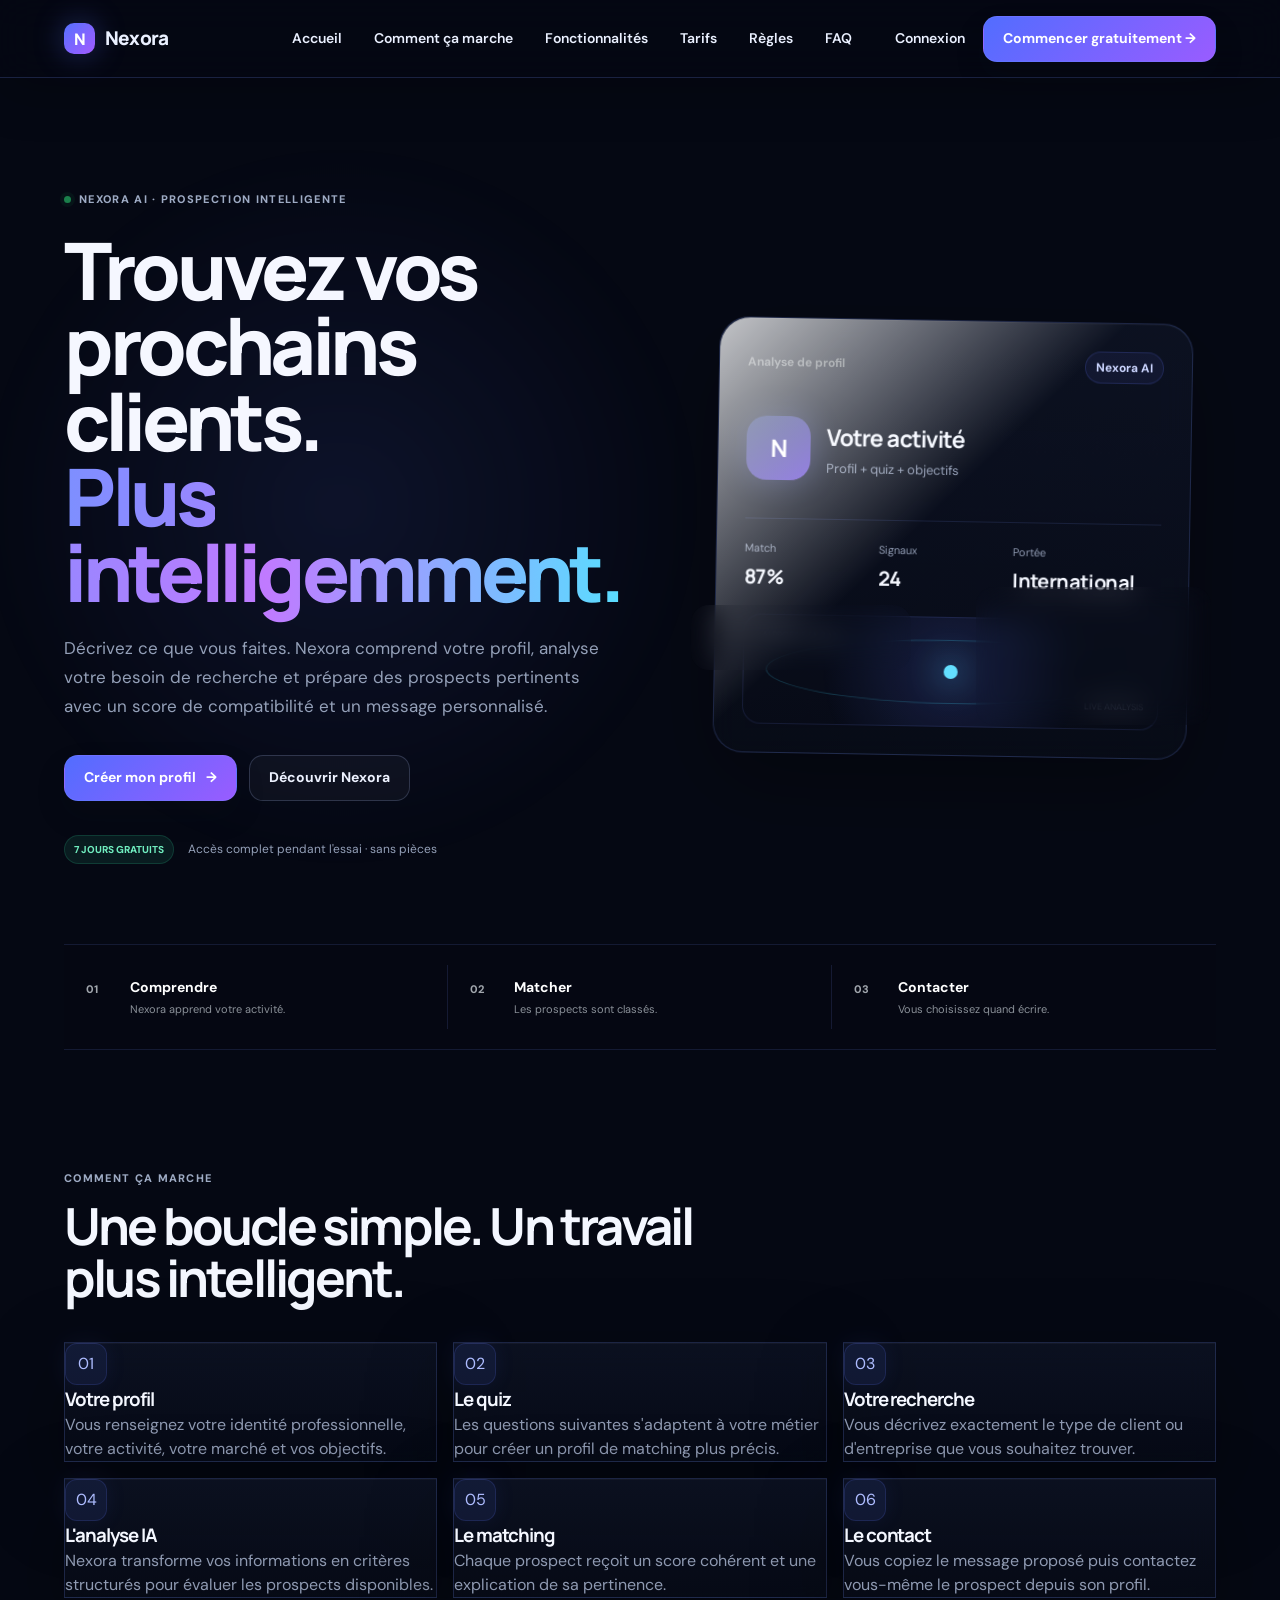
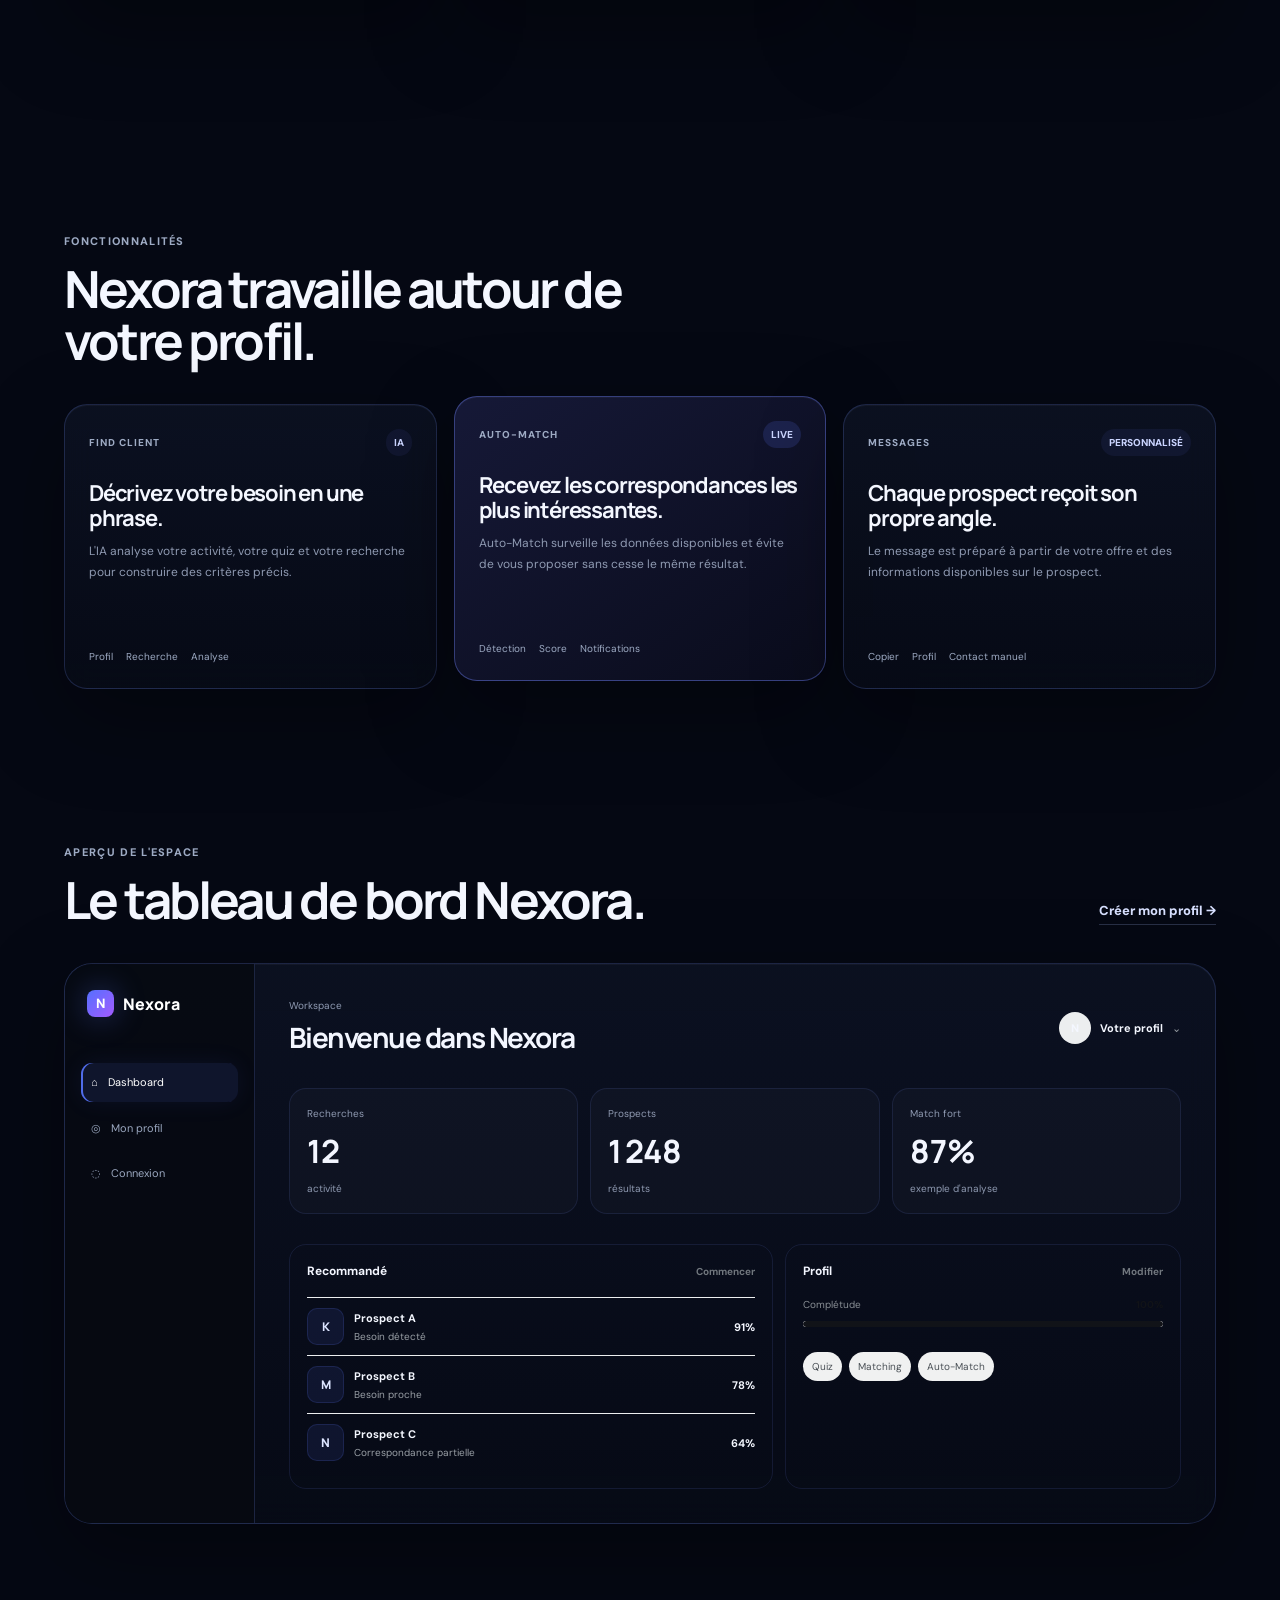
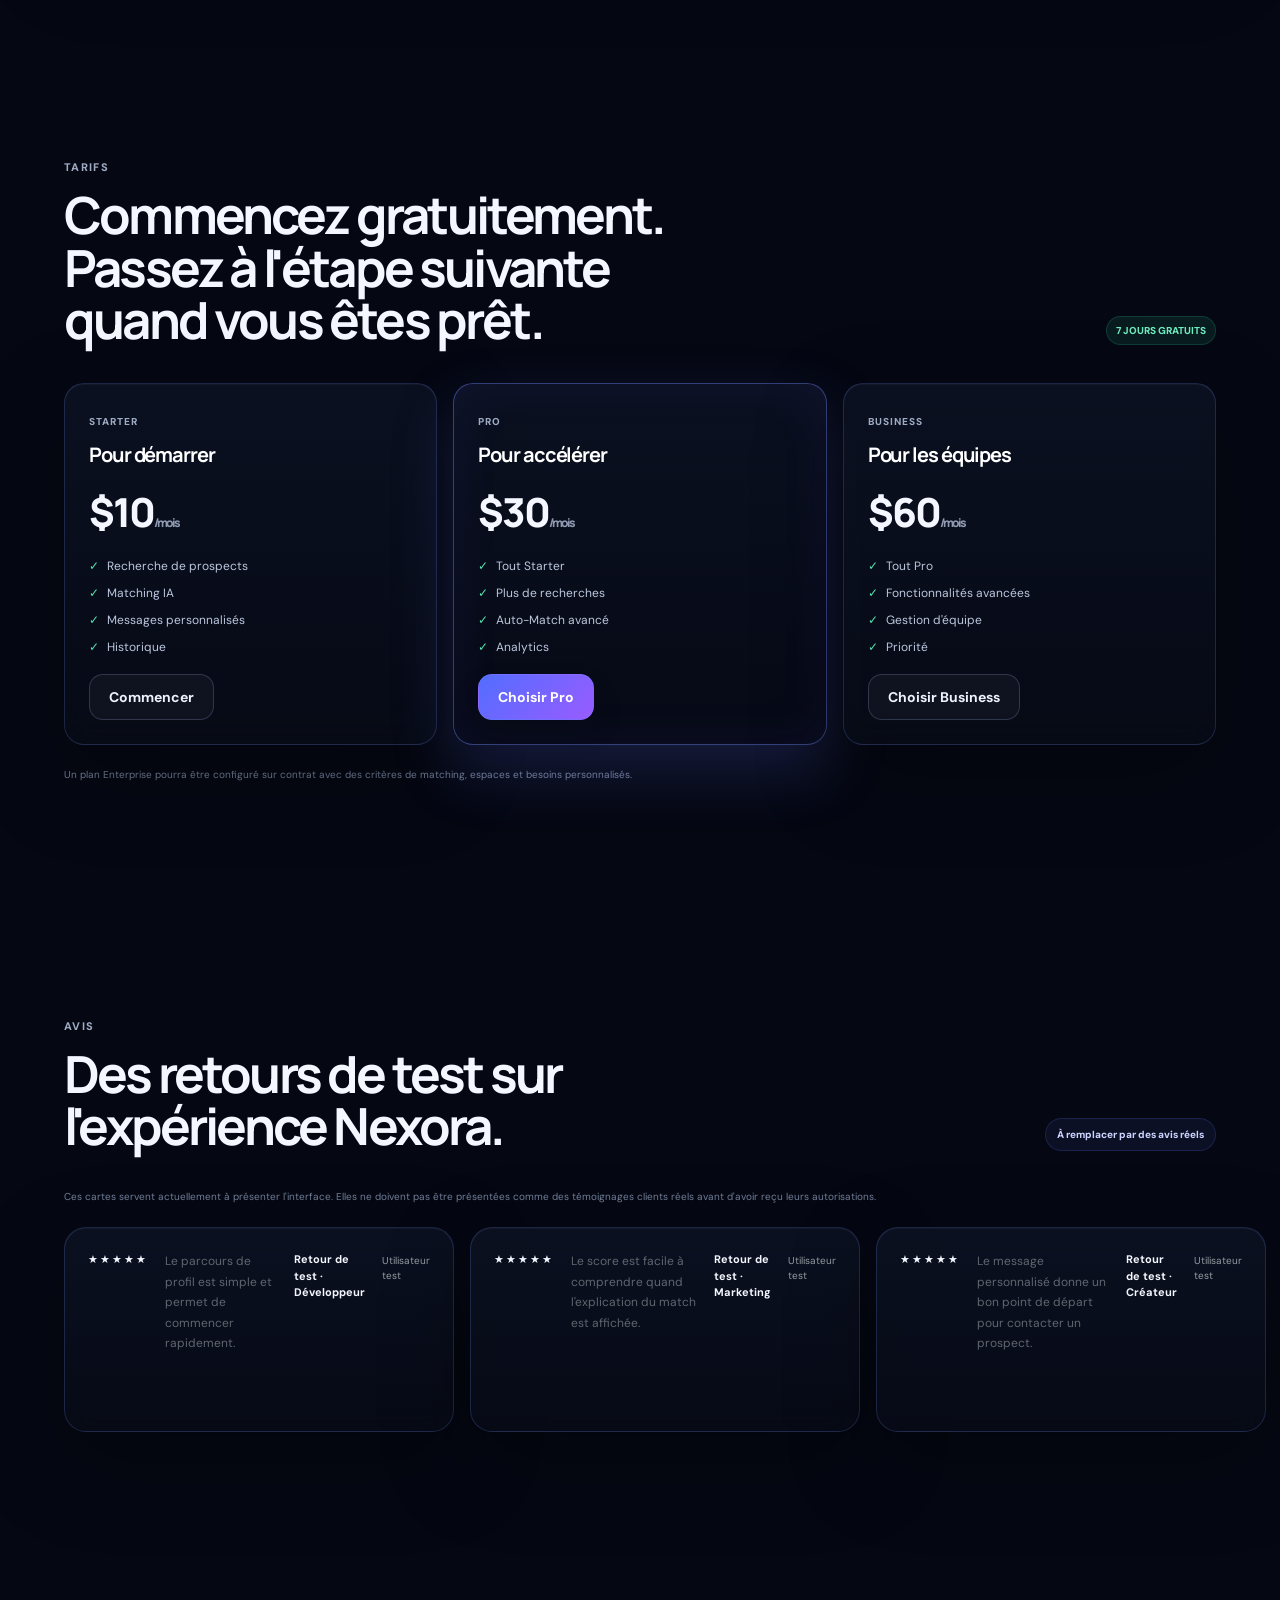
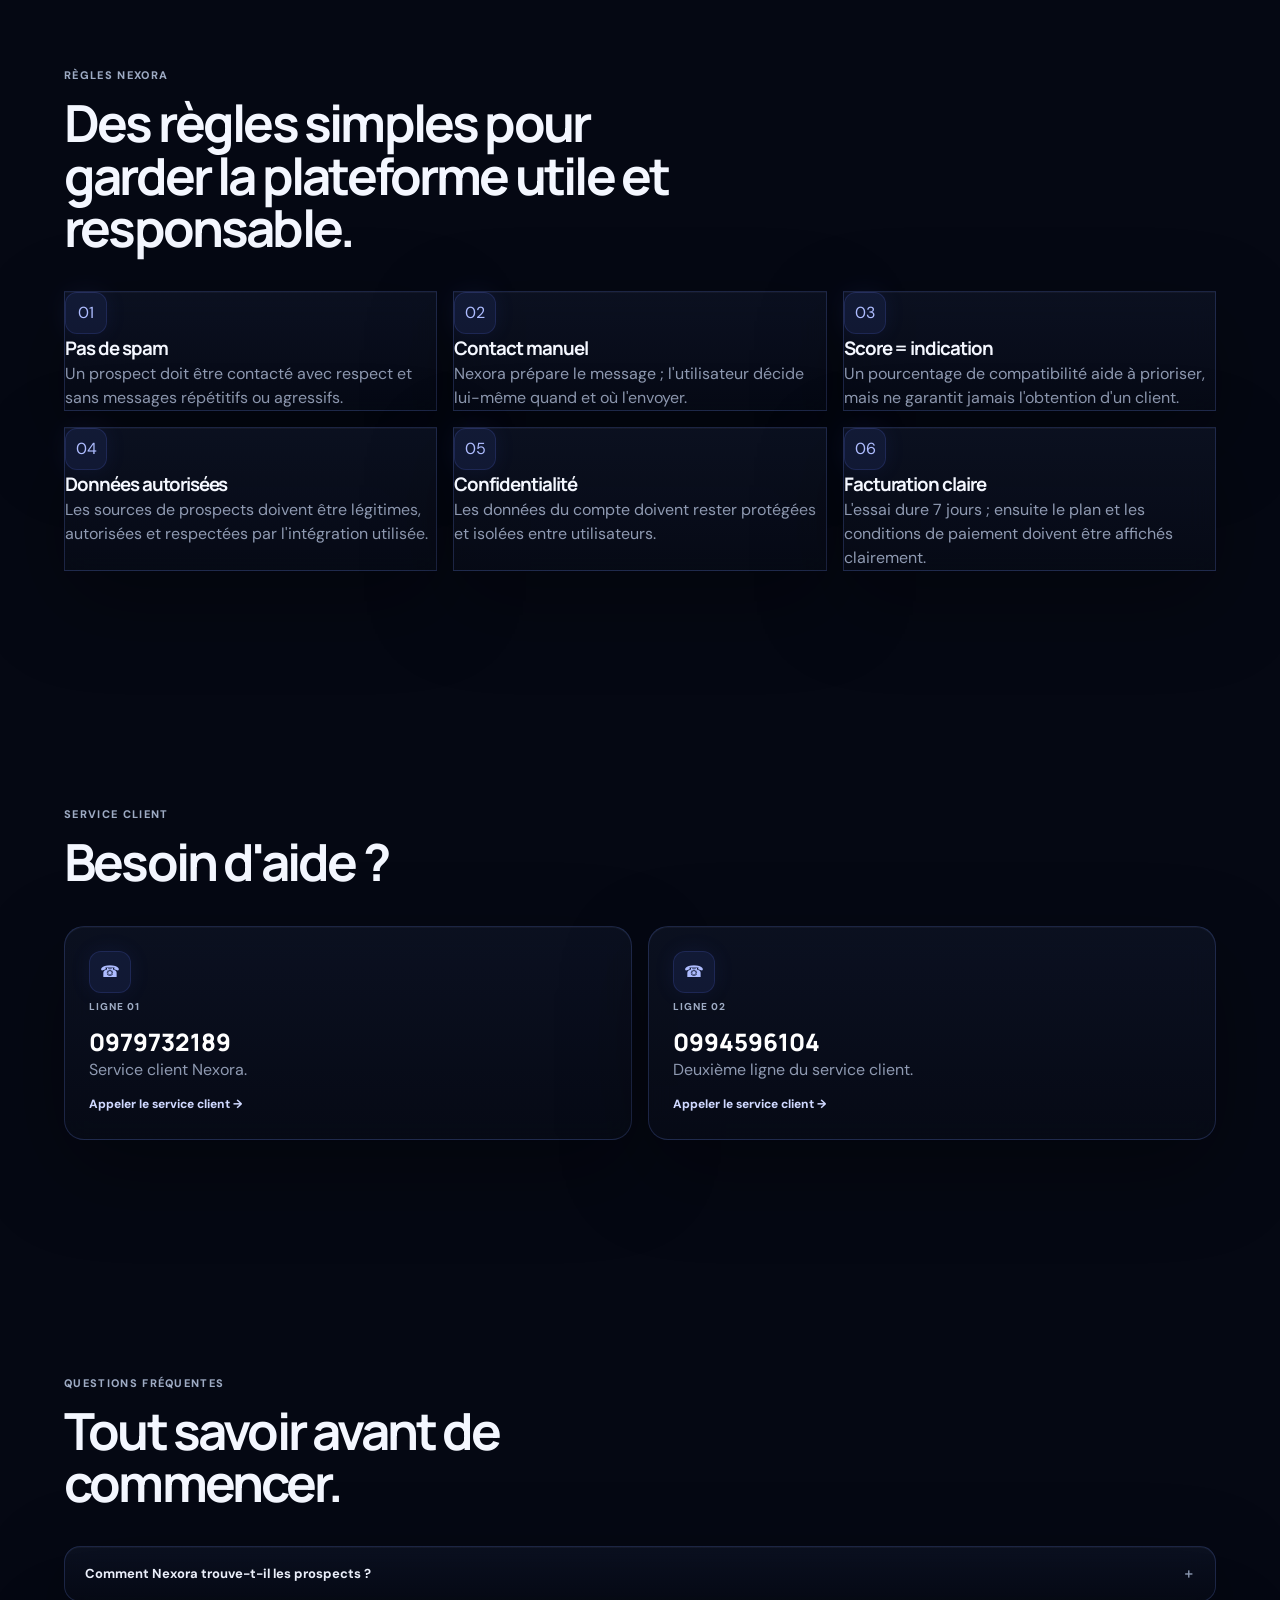
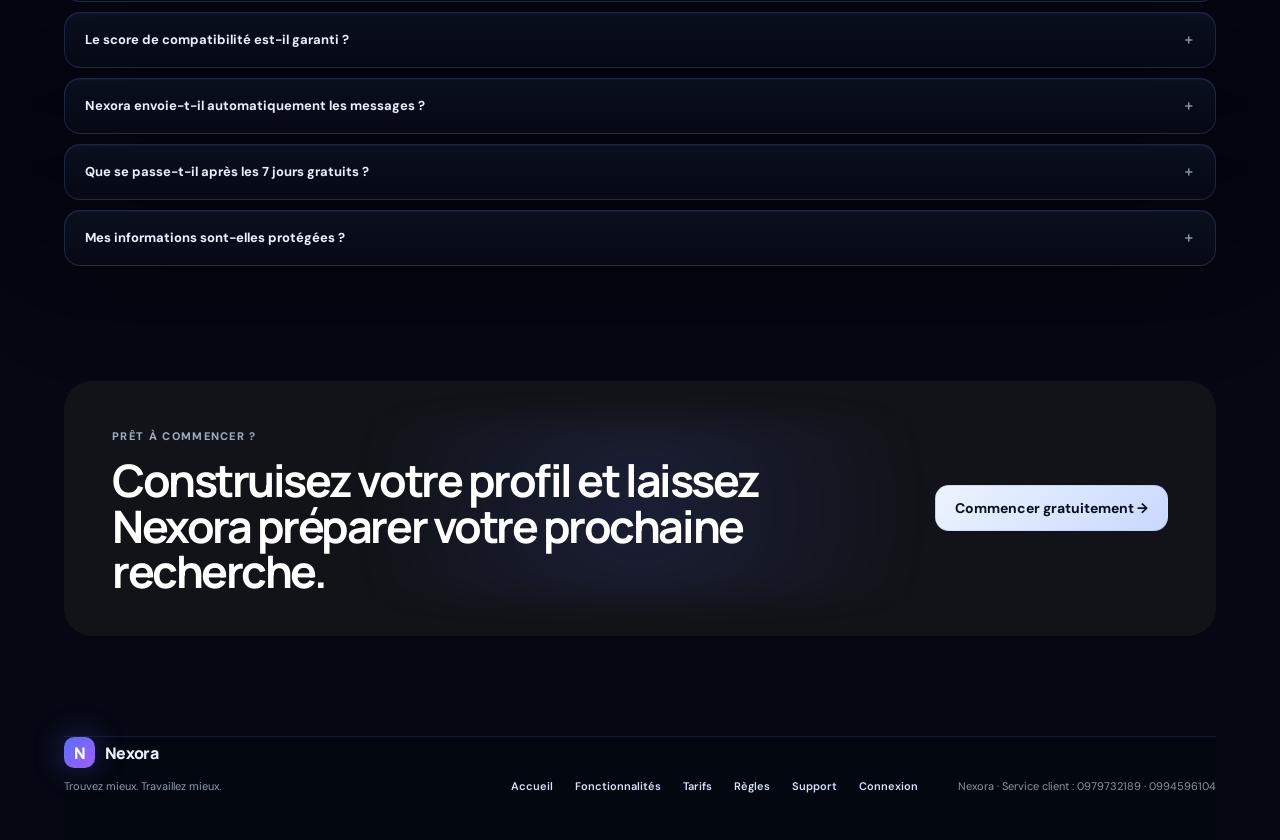
<file: index.html>
<!doctype html>
<html lang="fr">
<head>
<meta charset="UTF-8"/>
<meta name="viewport" content="width=device-width,initial-scale=1.0"/>
<meta name="theme-color" content="#050813"/>
<meta name="description" content="Nexora comprend votre profil et vous aide à trouver des prospects pertinents plus intelligemment."/>
<title>Nexora — Trouvez vos prochains clients</title>
<link rel="preconnect" href="https://fonts.googleapis.com">
<link rel="preconnect" href="https://fonts.gstatic.com" crossorigin>
<link href="https://fonts.googleapis.com/css2?family=DM+Sans:wght@400;500;600;700&family=Manrope:wght@600;700;800&display=swap" rel="stylesheet">
<link rel="stylesheet" href="styles.css">
<link rel="stylesheet" href="enhancements.css">
<link rel="stylesheet" href="landing-tech.css?v=20260901-1">
</head>
<body>
<header class="site-header" id="top">
  <a class="brand" href="#home"><span class="brand-mark">N</span><span>Nexora</span></a>
  <nav class="desktop-nav">
    <a class="nav-link active" href="#home">Accueil</a>
    <a class="nav-link" href="#how">Comment ça marche</a>
    <a class="nav-link" href="#features">Fonctionnalités</a>
    <a class="nav-link" href="#pricing">Tarifs</a>
    <a class="nav-link" href="#rules">Règles</a>
    <a class="nav-link" href="#faq">FAQ</a>
  </nav>
  <div class="header-actions">
    <a class="text-button" href="login.html">Connexion</a>
    <a class="button button-primary" href="onboarding.html">Commencer gratuitement →</a>
  </div>
  <button class="mobile-menu-button" id="mobileMenuButton" aria-label="Ouvrir le menu">☰</button>
</header>

<main>
<section class="hero section-shell" id="home">
  <div class="hero-copy nx-reveal">
    <div class="eyebrow"><span class="status-dot"></span> NEXORA AI · PROSPECTION INTELLIGENTE</div>
    <h1>Trouvez vos prochains clients.<br><span>Plus intelligemment.</span></h1>
    <p class="hero-text">Décrivez ce que vous faites. Nexora comprend votre profil, analyse votre besoin de recherche et prépare des prospects pertinents avec un score de compatibilité et un message personnalisé.</p>
    <div class="hero-actions">
      <a class="button button-primary" href="onboarding.html">Créer mon profil <span>→</span></a>
      <a class="button button-ghost" href="#how">Découvrir Nexora</a>
    </div>
    <div class="trust-row"><span class="trial">7 JOURS GRATUITS</span><span>Accès complet pendant l'essai · sans pièces</span></div>
  </div>
  <div class="hero-visual nx-tilt nx-reveal">
    <div class="orb-card orb-card-main">
      <div class="orb-header"><span>Analyse de profil</span><span class="pill">Nexora AI</span></div>
      <div class="profile-mini"><div class="profile-avatar">N</div><div><strong>Votre activité</strong><span>Profil + quiz + objectifs</span></div></div>
      <div class="signal-grid">
        <div><span>Match</span><strong>87%</strong></div>
        <div><span>Signaux</span><strong data-count="24">0</strong></div>
        <div><span>Portée</span><strong>International</strong></div>
      </div>
      <div style="margin-top:22px;height:110px;border-radius:18px;border:1px solid rgba(117,143,255,.13);position:relative;overflow:hidden;background:radial-gradient(circle at 50% 50%,rgba(92,116,255,.18),transparent 60%);">
        <div style="position:absolute;inset:22px;border:1px solid rgba(67,217,255,.22);border-radius:50%;animation:nx-orbit-soft 8s linear infinite"></div>
        <div style="position:absolute;left:50%;top:50%;width:14px;height:14px;transform:translate(-50%,-50%);border-radius:50%;background:#63dfff;box-shadow:0 0 35px #63dfff"></div>
        <span style="position:absolute;left:18px;top:14px;font-size:9px;color:#95a1ba">AI PROFILE ENGINE</span>
        <span style="position:absolute;right:14px;bottom:14px;font-size:9px;color:#95a1ba">LIVE ANALYSIS</span>
      </div>
    </div>
    <div class="floating-card floating-one"><span class="floating-label">Nouveau prospect</span><strong>Besoin détecté</strong><small>Correspondance avec votre service</small><div class="match-row"><span>87%</span><span class="match-bar"><i style="width:87%"></i></span></div></div>
    <div class="floating-card floating-two"><span class="floating-icon">✦</span><div><strong>Message préparé</strong><small>Personnalisé pour le prospect</small></div></div>
  </div>
</section>

<section class="value-strip section-shell nx-reveal" aria-label="Les étapes Nexora">
  <div><span class="strip-number">01</span><strong>Comprendre</strong><span>Nexora apprend votre activité.</span></div>
  <div><span class="strip-number">02</span><strong>Matcher</strong><span>Les prospects sont classés.</span></div>
  <div><span class="strip-number">03</span><strong>Contacter</strong><span>Vous choisissez quand écrire.</span></div>
</section>

<section class="section-shell section-block" id="how">
  <div class="section-heading nx-reveal"><div><span class="eyebrow muted">COMMENT ÇA MARCHE</span><h2>Une boucle simple. Un travail plus intelligent.</h2></div></div>
  <div class="rules-grid">
    <article class="rule-card nx-reveal"><div class="rule-icon">01</div><h3>Votre profil</h3><p>Vous renseignez votre identité professionnelle, votre activité, votre marché et vos objectifs.</p></article>
    <article class="rule-card nx-reveal"><div class="rule-icon">02</div><h3>Le quiz</h3><p>Les questions suivantes s'adaptent à votre métier pour créer un profil de matching plus précis.</p></article>
    <article class="rule-card nx-reveal"><div class="rule-icon">03</div><h3>Votre recherche</h3><p>Vous décrivez exactement le type de client ou d'entreprise que vous souhaitez trouver.</p></article>
    <article class="rule-card nx-reveal"><div class="rule-icon">04</div><h3>L'analyse IA</h3><p>Nexora transforme vos informations en critères structurés pour évaluer les prospects disponibles.</p></article>
    <article class="rule-card nx-reveal"><div class="rule-icon">05</div><h3>Le matching</h3><p>Chaque prospect reçoit un score cohérent et une explication de sa pertinence.</p></article>
    <article class="rule-card nx-reveal"><div class="rule-icon">06</div><h3>Le contact</h3><p>Vous copiez le message proposé puis contactez vous-même le prospect depuis son profil.</p></article>
  </div>
</section>

<section class="section-shell section-block" id="features">
  <div class="section-heading nx-reveal"><div><span class="eyebrow muted">FONCTIONNALITÉS</span><h2>Nexora travaille autour de votre profil.</h2></div></div>
  <div class="opportunity-grid">
    <article class="opportunity-card nx-tilt nx-reveal"><div class="opportunity-top"><span class="category">FIND CLIENT</span><span class="match-badge">IA</span></div><h3>Décrivez votre besoin en une phrase.</h3><p>L'IA analyse votre activité, votre quiz et votre recherche pour construire des critères précis.</p><div class="opportunity-meta"><span>Profil</span><span>Recherche</span><span>Analyse</span></div></article>
    <article class="opportunity-card featured-card nx-tilt nx-reveal"><div class="opportunity-top"><span class="category">AUTO-MATCH</span><span class="match-badge">LIVE</span></div><h3>Recevez les correspondances les plus intéressantes.</h3><p>Auto-Match surveille les données disponibles et évite de vous proposer sans cesse le même résultat.</p><div class="opportunity-meta"><span>Détection</span><span>Score</span><span>Notifications</span></div></article>
    <article class="opportunity-card nx-tilt nx-reveal"><div class="opportunity-top"><span class="category">MESSAGES</span><span class="match-badge">PERSONNALISÉ</span></div><h3>Chaque prospect reçoit son propre angle.</h3><p>Le message est préparé à partir de votre offre et des informations disponibles sur le prospect.</p><div class="opportunity-meta"><span>Copier</span><span>Profil</span><span>Contact manuel</span></div></article>
  </div>
</section>

<section class="section-shell section-block dashboard-section nx-reveal" id="preview">
  <div class="section-heading"><div><span class="eyebrow muted">APERÇU DE L'ESPACE</span><h2>Le tableau de bord Nexora.</h2></div><a class="inline-link" href="onboarding.html">Créer mon profil →</a></div>
  <div class="dashboard-frame nx-tilt">
    <aside class="dashboard-sidebar"><div class="sidebar-brand"><span class="brand-mark small">N</span><span>Nexora</span></div><nav><a class="side-link active" href="#preview">⌂ <span>Dashboard</span></a><a class="side-link" href="onboarding.html">◎ <span>Mon profil</span></a><a class="side-link" href="login.html">◌ <span>Connexion</span></a></nav></aside>
    <div class="dashboard-main"><div class="dashboard-top"><div><small>Workspace</small><h3>Bienvenue dans Nexora</h3></div><div class="profile-chip"><span>N</span><strong>Votre profil</strong><i>⌄</i></div></div><div class="stat-cards"><div><small>Recherches</small><strong data-count="12">0</strong><span>activité</span></div><div><small>Prospects</small><strong data-count="1248">0</strong><span>résultats</span></div><div><small>Match fort</small><strong>87%</strong><span>exemple d'analyse</span></div></div><div class="dashboard-content-grid"><div class="panel opportunities-panel"><div class="panel-title"><strong>Recommandé</strong><a href="onboarding.html">Commencer</a></div><div class="mini-opportunity"><div class="company-logo">K</div><div><strong>Prospect A</strong><span>Besoin détecté</span></div><b>91%</b></div><div class="mini-opportunity"><div class="company-logo">M</div><div><strong>Prospect B</strong><span>Besoin proche</span></div><b>78%</b></div><div class="mini-opportunity"><div class="company-logo">N</div><div><strong>Prospect C</strong><span>Correspondance partielle</span></div><b>64%</b></div></div><div class="panel profile-panel"><div class="panel-title"><strong>Profil</strong><a href="onboarding.html">Modifier</a></div><div class="profile-progress"><div><span>Complétude</span><strong>100%</strong></div><div class="profile-progress-bar"><span style="width:100%"></span></div></div><div class="skill-tags"><span>Quiz</span><span>Matching</span><span>Auto-Match</span></div></div></div></div>
  </div>
</section>

<section class="section-shell section-block" id="pricing">
  <div class="section-heading nx-reveal"><div><span class="eyebrow muted">TARIFS</span><h2>Commencez gratuitement. Passez à l'étape suivante quand vous êtes prêt.</h2></div><span class="trial">7 JOURS GRATUITS</span></div>
  <div class="pricing-grid">
    <article class="price-card nx-reveal"><span class="category">STARTER</span><h3>Pour démarrer</h3><div class="price">$10<small>/mois</small></div><ul><li>Recherche de prospects</li><li>Matching IA</li><li>Messages personnalisés</li><li>Historique</li></ul><a class="button button-ghost" href="onboarding.html">Commencer</a></article>
    <article class="price-card featured nx-reveal"><span class="category">PRO</span><h3>Pour accélérer</h3><div class="price">$30<small>/mois</small></div><ul><li>Tout Starter</li><li>Plus de recherches</li><li>Auto-Match avancé</li><li>Analytics</li></ul><a class="button button-primary" href="onboarding.html">Choisir Pro</a></article>
    <article class="price-card nx-reveal"><span class="category">BUSINESS</span><h3>Pour les équipes</h3><div class="price">$60<small>/mois</small></div><ul><li>Tout Pro</li><li>Fonctionnalités avancées</li><li>Gestion d'équipe</li><li>Priorité</li></ul><a class="button button-ghost" href="onboarding.html">Choisir Business</a></article>
  </div>
  <p class="final-note">Un plan Enterprise pourra être configuré sur contrat avec des critères de matching, espaces et besoins personnalisés.</p>
</section>

<section class="section-shell section-block" id="testimonials">
  <div class="section-heading nx-reveal"><div><span class="eyebrow muted">AVIS</span><h2>Des retours de test sur l'expérience Nexora.</h2></div><span class="demo-label">À remplacer par des avis réels</span></div>
  <p class="final-note" style="margin-bottom:22px">Ces cartes servent actuellement à présenter l'interface. Elles ne doivent pas être présentées comme des témoignages clients réels avant d'avoir reçu leurs autorisations.</p>
  <div class="rules-grid">
    <article class="testimonial-card nx-reveal"><div class="stars">★★★★★</div><p>Le parcours de profil est simple et permet de commencer rapidement.</p><strong>Retour de test · Développeur</strong><span>Utilisateur test</span></article>
    <article class="testimonial-card nx-reveal"><div class="stars">★★★★★</div><p>Le score est facile à comprendre quand l'explication du match est affichée.</p><strong>Retour de test · Marketing</strong><span>Utilisateur test</span></article>
    <article class="testimonial-card nx-reveal"><div class="stars">★★★★★</div><p>Le message personnalisé donne un bon point de départ pour contacter un prospect.</p><strong>Retour de test · Créateur</strong><span>Utilisateur test</span></article>
  </div>
</section>

<section class="section-shell section-block" id="rules">
  <div class="section-heading nx-reveal"><div><span class="eyebrow muted">RÈGLES NEXORA</span><h2>Des règles simples pour garder la plateforme utile et responsable.</h2></div></div>
  <div class="rules-grid">
    <article class="rule-card nx-reveal"><div class="rule-icon">01</div><h3>Pas de spam</h3><p>Un prospect doit être contacté avec respect et sans messages répétitifs ou agressifs.</p></article>
    <article class="rule-card nx-reveal"><div class="rule-icon">02</div><h3>Contact manuel</h3><p>Nexora prépare le message ; l'utilisateur décide lui-même quand et où l'envoyer.</p></article>
    <article class="rule-card nx-reveal"><div class="rule-icon">03</div><h3>Score = indication</h3><p>Un pourcentage de compatibilité aide à prioriser, mais ne garantit jamais l'obtention d'un client.</p></article>
    <article class="rule-card nx-reveal"><div class="rule-icon">04</div><h3>Données autorisées</h3><p>Les sources de prospects doivent être légitimes, autorisées et respectées par l'intégration utilisée.</p></article>
    <article class="rule-card nx-reveal"><div class="rule-icon">05</div><h3>Confidentialité</h3><p>Les données du compte doivent rester protégées et isolées entre utilisateurs.</p></article>
    <article class="rule-card nx-reveal"><div class="rule-icon">06</div><h3>Facturation claire</h3><p>L'essai dure 7 jours ; ensuite le plan et les conditions de paiement doivent être affichés clairement.</p></article>
  </div>
</section>

<section class="section-shell section-block" id="support">
  <div class="section-heading nx-reveal"><div><span class="eyebrow muted">SERVICE CLIENT</span><h2>Besoin d'aide ?</h2></div></div>
  <div class="support-grid">
    <article class="support-card nx-reveal"><div class="support-icon">☎</div><span class="category">LIGNE 01</span><strong class="support-number">0979732189</strong><p>Service client Nexora.</p><a class="support-link support-contact" data-phone="243979732189" href="tel:+243979732189">Appeler le service client →</a></article>
    <article class="support-card nx-reveal"><div class="support-icon">☎</div><span class="category">LIGNE 02</span><strong class="support-number">0994596104</strong><p>Deuxième ligne du service client.</p><a class="support-link support-contact" data-phone="243994596104" href="tel:+243994596104">Appeler le service client →</a></article>
  </div>
</section>

<section class="section-shell section-block" id="faq">
  <div class="section-heading nx-reveal"><div><span class="eyebrow muted">QUESTIONS FRÉQUENTES</span><h2>Tout savoir avant de commencer.</h2></div></div>
  <div class="faq-list">
    <article class="faq-item nx-reveal"><button class="faq-question" type="button"><span>Comment Nexora trouve-t-il les prospects ?</span><span>＋</span></button><div class="faq-answer"><div>Nexora analyse d'abord votre profil et votre demande, puis utilise les sources de prospects configurées dans la plateforme. OpenAI sert à comprendre et évaluer les données ; il ne remplace pas une base de prospects en temps réel.</div></div></article>
    <article class="faq-item nx-reveal"><button class="faq-question" type="button"><span>Le score de compatibilité est-il garanti ?</span><span>＋</span></button><div class="faq-answer"><div>Non. C'est un indicateur d'adéquation calculé à partir des informations disponibles. Il aide à prioriser les prospects.</div></div></article>
    <article class="faq-item nx-reveal"><button class="faq-question" type="button"><span>Nexora envoie-t-il automatiquement les messages ?</span><span>＋</span></button><div class="faq-answer"><div>Non pour cette version. Nexora prépare le message, vous le copiez, puis vous contactez vous-même le prospect depuis son profil.</div></div></article>
    <article class="faq-item nx-reveal"><button class="faq-question" type="button"><span>Que se passe-t-il après les 7 jours gratuits ?</span><span>＋</span></button><div class="faq-answer"><div>L'essai gratuit se termine après 7 jours. Le plan et l'accès sont ensuite gérés selon l'abonnement que vous choisissez lorsque la facturation réelle est activée.</div></div></article>
    <article class="faq-item nx-reveal"><button class="faq-question" type="button"><span>Mes informations sont-elles protégées ?</span><span>＋</span></button><div class="faq-answer"><div>Nexora doit utiliser une authentification et des règles d'accès permettant à chaque utilisateur d'accéder uniquement à ses propres données.</div></div></article>
  </div>
</section>

<section class="section-shell section-block cta-block nx-reveal"><div><span class="eyebrow">PRÊT À COMMENCER ?</span><h2>Construisez votre profil et laissez Nexora préparer votre prochaine recherche.</h2></div><a class="button button-light" href="onboarding.html">Commencer gratuitement →</a></section>
</main>

<footer class="site-footer section-shell">
  <div><a class="brand footer-brand" href="#home"><span class="brand-mark">N</span><span>Nexora</span></a><p>Trouvez mieux. Travaillez mieux.</p></div>
  <div class="footer-links"><a href="#home">Accueil</a><a href="#features">Fonctionnalités</a><a href="#pricing">Tarifs</a><a href="#rules">Règles</a><a href="#support">Support</a><a href="login.html">Connexion</a></div>
  <div class="footer-note">Nexora · Service client : 0979732189 · 0994596104</div>
</footer>

<div class="mobile-menu" id="mobileMenu"><a href="#home">Accueil</a><a href="#how">Comment ça marche</a><a href="#features">Fonctionnalités</a><a href="#pricing">Tarifs</a><a href="#rules">Règles</a><a href="#faq">FAQ</a><a href="login.html">Connexion</a><a href="onboarding.html">Commencer</a></div>
<script src="landing-app.js?v=20260901-1"></script>
</body>
</html>
</file>
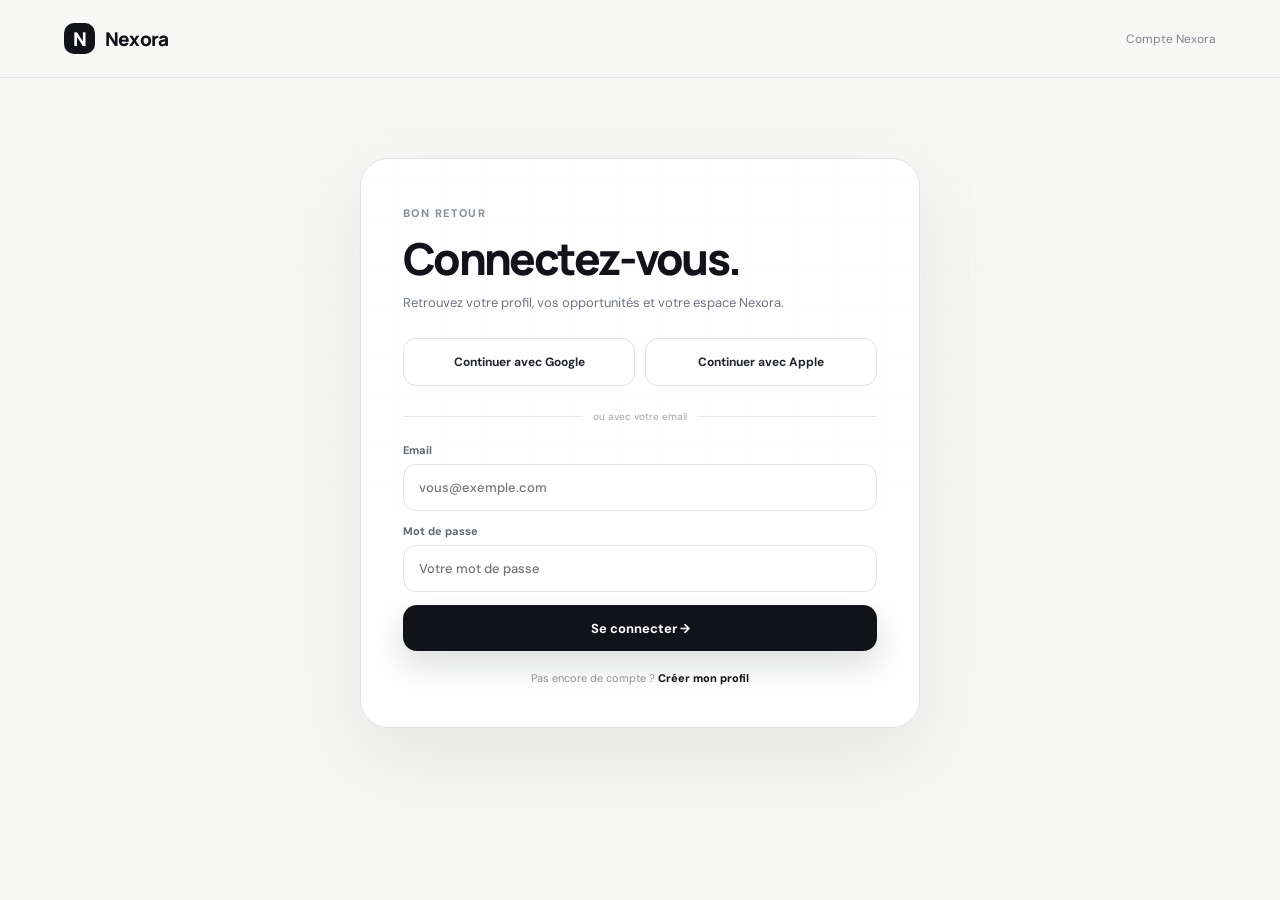
<file: auth.html>
<!doctype html>
<html lang="fr">
<head><meta charset="UTF-8"/><meta name="viewport" content="width=device-width,initial-scale=1.0"/><title>Nexora — Connexion</title><link rel="preconnect" href="https://fonts.googleapis.com"/><link rel="preconnect" href="https://fonts.gstatic.com" crossorigin/><link href="https://fonts.googleapis.com/css2?family=DM+Sans:wght@400;500;600;700&family=Manrope:wght@600;700;800&display=swap" rel="stylesheet"/><link rel="stylesheet" href="onboarding.css"/><style>
.auth-card{max-width:560px;margin:0 auto;background:rgba(255,255,255,.92);border:1px solid #e0e2e4;border-radius:28px;padding:42px;box-shadow:0 28px 80px rgba(16,18,22,.08)}.auth-card h1{font:800 44px/1 'Manrope',sans-serif;letter-spacing:-.06em;margin:14px 0 12px}.auth-card p{color:#70777f;font-size:13px;line-height:1.7}.social-grid{display:grid;gap:10px;margin:24px 0}.auth-form{display:grid;gap:13px}.auth-form label{font-size:11px;font-weight:700;color:#60676e}.auth-form input{display:block;width:100%;margin-top:7px;border:1px solid #dfe2e4;border-radius:13px;padding:14px 15px;font:500 13px 'DM Sans';outline:none}.auth-form input:focus{border-color:#8d949b}.divider{text-align:center;color:#a0a6ac;font-size:10px;margin:20px 0;display:flex;align-items:center;gap:10px}.divider:before,.divider:after{content:"";height:1px;background:#e6e8ea;flex:1}.social-button{min-height:48px;border:1px solid #dfe2e4;background:#fff;border-radius:13px;font:700 12px 'DM Sans';cursor:pointer}.auth-footer{text-align:center;margin-top:20px;color:#8d9399;font-size:11px}.auth-footer a{color:#111318;font-weight:800;text-decoration:none}.auth-message{display:none;margin-top:12px;padding:11px 13px;border-radius:12px;background:#f0f1f1;color:#454b51;font-size:11px}.auth-message.show{display:block}
.auth-loading{position:fixed;inset:0;z-index:50;display:grid;place-items:center;background:rgba(10,12,16,.97);color:#fff;opacity:1;transition:opacity .45s ease}.auth-loading.hidden{opacity:0;pointer-events:none}.auth-loader{text-align:center;width:min(430px,90vw)}.auth-orb{width:76px;height:76px;margin:0 auto 26px;border-radius:50%;position:relative;background:radial-gradient(circle at 35% 30%,#fff 0 5%,#b9a7ff 14%,#6d5cff 34%,#16122d 68%,transparent 70%);box-shadow:0 0 55px rgba(122,99,255,.5);animation:orbPulse 1.8s ease-in-out infinite}.auth-orb:before,.auth-orb:after{content:"";position:absolute;inset:-13px;border:1px solid rgba(155,140,255,.35);border-radius:50%;animation:orbit 2.4s linear infinite}.auth-orb:after{inset:-25px;border-color:rgba(100,180,255,.16);animation-duration:3.5s;animation-direction:reverse}.auth-loader .eyebrow{color:#9d91ff}.auth-loader h2{font:800 28px/1.15 'Manrope',sans-serif;margin:8px 0}.auth-loader p{color:#a8adb8;font-size:13px}.auth-progress{height:3px;background:#292c35;border-radius:99px;overflow:hidden;margin-top:26px}.auth-progress span{display:block;height:100%;width:0;background:linear-gradient(90deg,#8d78ff,#68c8ff);animation:progress10s 10s linear forwards}.auth-loader small{display:block;margin-top:12px;color:#777d89;font-size:10px}@keyframes progress10s{to{width:100%}}@keyframes orbPulse{50%{transform:scale(1.08);filter:brightness(1.2)}}@keyframes orbit{to{transform:rotate(360deg)}}
</style></head><body><header class="onboarding-header"><a class="brand" href="index.html"><span class="brand-mark">N</span><span>Nexora</span></a><span class="header-note">Compte Nexora</span></header><main class="onboarding-shell"><section class="auth-card"><span class="eyebrow">BON RETOUR</span><h1>Connectez-vous.</h1><p>Retrouvez votre profil, vos opportunités et votre espace Nexora.</p><div class="social-grid"><button class="social-button" id="googleLogin">Continuer avec Google</button><button class="social-button" id="appleLogin">Continuer avec Apple</button></div><div class="divider"><span>ou avec votre email</span></div><form class="auth-form" id="loginForm"><label>Email<input id="loginEmail" type="email" required placeholder="vous@exemple.com"/></label><label>Mot de passe<input id="loginPassword" type="password" required placeholder="Votre mot de passe"/></label><button class="primary-button" type="submit">Se connecter →</button></form><div class="auth-message" id="authMessage"></div><div class="auth-footer">Pas encore de compte ? <a href="onboarding.html">Créer mon profil</a></div></section></main><div class="auth-loading hidden" id="authLoading" aria-live="polite"><div class="auth-loader"><div class="auth-orb"></div><span class="eyebrow">NEXORA AI</span><h2>Connexion à Nexora…</h2><p>Vérification de votre espace et préparation de votre workspace.</p><div class="auth-progress"><span></span></div><small>Synchronisation du profil · Analyse · Workspace</small></div></div><script>
const message=document.getElementById('authMessage');const loading=document.getElementById('authLoading');const startLogin=(provider)=>{localStorage.setItem('nexoraSessionProvider',provider);localStorage.setItem('nexoraSession','active');loading.classList.remove('hidden');setTimeout(()=>{window.location.href='platform.html';},10000)};document.getElementById('googleLogin').addEventListener('click',()=>startLogin('google'));document.getElementById('appleLogin').addEventListener('click',()=>startLogin('apple'));document.getElementById('loginForm').addEventListener('submit',(e)=>{e.preventDefault();const account=JSON.parse(localStorage.getItem('nexoraAccount')||'null');const email=document.getElementById('loginEmail').value.trim();if(!account){message.textContent='Aucun compte Nexora de démonstration n’existe encore. Créez votre profil pour commencer.';message.classList.add('show');return}if(account.email!==email&&account.provider==='email'){message.textContent='Cet email ne correspond pas au compte de démonstration enregistré sur cet appareil.';message.classList.add('show');return}startLogin('email')});
</script></body></html>
</file>
<file: styles.css>
*{box-sizing:border-box;margin:0;padding:0}html{scroll-behavior:smooth}body{font-family:'DM Sans',sans-serif;background:#f7f7f5;color:#101216;line-height:1.5;overflow-x:hidden}body:before{content:"";position:fixed;inset:0;pointer-events:none;background-image:linear-gradient(rgba(16,18,22,.025) 1px,transparent 1px),linear-gradient(90deg,rgba(16,18,22,.025) 1px,transparent 1px);background-size:44px 44px;mask-image:linear-gradient(to bottom,rgba(0,0,0,.5),transparent 70%);z-index:-2}.ambient{position:absolute;width:420px;height:420px;border-radius:50%;filter:blur(90px);opacity:.18;z-index:-1}.ambient-one{background:#cbd6ff;top:30px;right:-160px}.ambient-two{background:#ded7c8;top:1000px;left:-190px}.site-header{position:sticky;top:0;z-index:30;height:78px;padding:0 5vw;display:flex;align-items:center;justify-content:space-between;background:rgba(247,247,245,.82);backdrop-filter:blur(18px);border-bottom:1px solid rgba(16,18,22,.07)}.brand{display:flex;align-items:center;gap:10px;text-decoration:none;color:#101216;font-family:'Manrope',sans-serif;font-weight:800;font-size:19px;letter-spacing:-.04em}.brand-mark{display:grid;place-items:center;width:31px;height:31px;border-radius:10px;background:#101216;color:#fff;font-size:16px;box-shadow:0 8px 22px rgba(16,18,22,.12)}.brand-mark.small{width:27px;height:27px;border-radius:8px;font-size:13px}.desktop-nav{display:flex;gap:32px;margin-left:80px}.nav-link,.text-button,.footer-links a{color:#646a72;text-decoration:none;font-size:14px;font-weight:600;transition:.2s}.nav-link:hover,.nav-link.active,.text-button:hover,.footer-links a:hover{color:#101216}.header-actions{display:flex;align-items:center;gap:18px}.button{display:inline-flex;align-items:center;justify-content:center;gap:10px;min-height:46px;padding:0 19px;border-radius:14px;text-decoration:none;font-size:14px;font-weight:700;border:1px solid transparent;transition:transform .2s,box-shadow .2s,background .2s}.button:hover{transform:translateY(-1px)}.button-primary{background:#111318;color:#fff;box-shadow:0 14px 30px rgba(17,19,24,.14)}.button-dark{background:#111318;color:#fff}.button-light{background:#fff;color:#111318}.button-ghost{background:transparent;border-color:#d9dbde;color:#2f3338}.mobile-menu-button{display:none;border:0;background:none;font-size:24px;color:#111318}.section-shell{width:min(1180px,90vw);margin:0 auto}.hero{min-height:700px;padding:108px 0 80px;display:grid;grid-template-columns:1.02fr .98fr;gap:70px;align-items:center}.eyebrow{display:inline-flex;align-items:center;gap:8px;color:#4f5660;text-transform:uppercase;letter-spacing:.12em;font-size:11px;font-weight:800}.eyebrow.muted{color:#8b9098}.status-dot{width:7px;height:7px;border-radius:50%;background:#1b7f4b;box-shadow:0 0 0 4px rgba(27,127,75,.1)}h1,h2,h3{font-family:'Manrope',sans-serif;letter-spacing:-.055em}h1{font-size:clamp(53px,6.2vw,87px);line-height:.95;margin:22px 0 25px;font-weight:800}h1 span{color:#747b83}.hero-text{max-width:590px;color:#5d636b;font-size:17px;line-height:1.7}.hero-actions{display:flex;gap:12px;margin-top:34px}.trust-row{display:flex;align-items:center;gap:14px;margin-top:34px;color:#8a9098;font-size:12px;max-width:520px}.avatar-stack{display:flex;padding-left:8px}.avatar-stack span{width:28px;height:28px;border-radius:50%;background:#fff;border:2px solid #f7f7f5;display:grid;place-items:center;font-size:9px;font-weight:800;margin-left:-8px;box-shadow:0 3px 10px rgba(0,0,0,.06)}.hero-visual{position:relative;min-height:500px}.orb-card{background:rgba(255,255,255,.78);border:1px solid rgba(16,18,22,.09);box-shadow:0 35px 80px rgba(16,18,22,.1);backdrop-filter:blur(20px)}.orb-card-main{position:absolute;right:3%;top:45px;width:min(510px,92%);border-radius:30px;padding:28px;transform:rotate(1.2deg)}.orb-card:after{content:"";position:absolute;inset:0;border-radius:inherit;background:linear-gradient(135deg,rgba(255,255,255,.75),transparent 45%);pointer-events:none}.orb-header{display:flex;justify-content:space-between;align-items:center;color:#6b7178;font-size:12px;font-weight:700}.pill{border:1px solid #e0e3e6;border-radius:999px;padding:6px 10px;color:#23272c;background:#fff}.profile-mini{display:flex;align-items:center;gap:16px;margin:38px 0}.profile-avatar{width:64px;height:64px;border-radius:20px;display:grid;place-items:center;background:linear-gradient(145deg,#17191d,#3b4048);color:#fff;font-family:'Manrope';font-size:24px;font-weight:700}.profile-mini strong{display:block;font-family:'Manrope';font-size:23px;letter-spacing:-.04em}.profile-mini span{display:block;margin-top:4px;color:#80868e;font-size:13px}.signal-grid{display:grid;grid-template-columns:1fr 1fr 1.25fr;border-top:1px solid #e7e9eb;padding-top:21px;gap:16px}.signal-grid div span{display:block;color:#8b9198;font-size:11px;margin-bottom:5px}.signal-grid div strong{font-family:'Manrope';font-size:20px;letter-spacing:-.03em}.floating-card{position:absolute;background:#fff;border:1px solid rgba(16,18,22,.08);box-shadow:0 22px 45px rgba(16,18,22,.13);border-radius:18px}.floating-one{right:-1%;bottom:50px;width:235px;padding:18px;animation:float 5s ease-in-out infinite}.floating-one strong,.floating-one small{display:block}.floating-label{color:#8c9299;font-size:10px;text-transform:uppercase;letter-spacing:.09em;font-weight:800}.floating-one strong{font-family:'Manrope';font-size:15px;margin-top:7px}.floating-one small{font-size:11px;color:#80868d;margin-top:2px}.match-row{display:flex;align-items:center;gap:9px;margin-top:13px;font-size:10px;font-weight:800}.match-bar{height:4px;flex:1;background:#ededed;border-radius:99px;overflow:hidden}.match-bar i{display:block;height:100%;background:#111318;border-radius:99px}.floating-two{left:0;bottom:105px;padding:14px 16px;display:flex;gap:12px;align-items:center;animation:float 6s 1s ease-in-out infinite}.floating-two strong,.floating-two small{display:block}.floating-two strong{font-size:12px}.floating-two small{color:#888e95;font-size:10px;margin-top:2px}.floating-icon{display:grid;place-items:center;width:32px;height:32px;border-radius:10px;background:#f0f1f2}.value-strip{display:grid;grid-template-columns:repeat(3,1fr);border-top:1px solid #dddfe1;border-bottom:1px solid #dddfe1;padding:20px 0}.value-strip>div{padding:12px 22px;border-right:1px solid #dddfe1;display:grid;grid-template-columns:32px 1fr;column-gap:12px;align-items:start}.value-strip>div:last-child{border-right:0}.strip-number{grid-row:span 2;color:#a1a6ad;font-size:11px;font-weight:800;padding-top:4px}.value-strip strong{font-size:14px}.value-strip span:last-child{color:#8a9098;font-size:11px;margin-top:3px}.section-block{padding:115px 0}.section-heading{display:flex;align-items:end;justify-content:space-between;gap:25px;margin-bottom:38px}.section-heading h2{font-size:clamp(36px,4vw,56px);max-width:650px;line-height:1.02;margin-top:10px}.inline-link{color:#101216;text-decoration:none;font-size:13px;font-weight:800;border-bottom:1px solid #aeb3b9;padding-bottom:4px}.opportunity-grid{display:grid;grid-template-columns:repeat(3,1fr);gap:17px}.opportunity-card{background:#fff;border:1px solid #e1e3e5;border-radius:23px;padding:24px;min-height:285px;display:flex;flex-direction:column;box-shadow:0 12px 34px rgba(16,18,22,.035)}.featured-card{background:#111318;color:#fff;border-color:#111318;transform:translateY(-8px);box-shadow:0 22px 46px rgba(16,18,22,.15)}.opportunity-top{display:flex;justify-content:space-between;align-items:center}.category{font-size:10px;font-weight:800;text-transform:uppercase;letter-spacing:.1em;color:#858b92}.featured-card .category{color:#aab0b7}.match-badge{font-size:10px;font-weight:800;background:#f1f2f2;border-radius:999px;padding:6px 8px;color:#22262a}.featured-card .match-badge{background:#24272d;color:#fff}.opportunity-card h3{font-size:22px;line-height:1.12;margin:25px 0 11px}.opportunity-card p{font-size:12px;color:#777e85;line-height:1.7}.featured-card p{color:#adb3ba}.opportunity-meta{display:flex;gap:13px;flex-wrap:wrap;color:#858b92;font-size:10px;margin-top:auto;padding-top:20px}.featured-card .opportunity-meta{color:#b3b9bf}.card-link{margin-top:19px;width:max-content;background:none;border:0;color:inherit;font-size:12px;font-weight:800;padding:0;cursor:pointer}.split-block{display:grid;grid-template-columns:1fr .93fr;gap:95px;align-items:center}.split-copy h2{font-size:clamp(38px,4.1vw,58px);line-height:1.03;margin:15px 0 20px}.split-copy h2 em{font-style:normal;color:#777e87}.split-copy>p{color:#686f77;max-width:535px;font-size:14px;line-height:1.8}.feature-list{margin:34px 0 36px;display:grid;gap:14px}.feature-list>div{display:grid;grid-template-columns:34px 1fr;column-gap:13px}.feature-list span{font-size:10px;color:#979da5;padding-top:3px}.feature-list strong{font-size:13px}.feature-list small{grid-column:2;color:#888e95;font-size:11px}.quiz-preview{background:#fff;border:1px solid #dfe2e4;border-radius:26px;padding:30px;box-shadow:0 25px 55px rgba(16,18,22,.07)}.quiz-head,.quiz-footer{display:flex;justify-content:space-between;align-items:center;color:#8b9198;font-size:10px;font-weight:700}.progress{height:5px;background:#eceeef;border-radius:999px;margin:13px 0 32px;overflow:hidden}.progress span{display:block;height:100%;background:#111318;border-radius:999px}.quiz-preview h3{font-size:28px;line-height:1.06;margin-bottom:8px}.quiz-note{color:#8a9097;font-size:12px;margin-bottom:20px}.quiz-options{display:grid;gap:9px}.quiz-option{background:#fafafa;border:1px solid #e3e5e7;border-radius:13px;padding:15px 16px;display:flex;justify-content:space-between;text-align:left;font:600 12px 'DM Sans';color:#272b30;cursor:pointer;transition:.2s}.quiz-option:hover,.quiz-option.selected{background:#f0f1f1;border-color:#b9bdc1}.quiz-option.selected{box-shadow:inset 3px 0 #111318}.quiz-footer{border-top:1px solid #e8eaec;margin-top:24px;padding-top:18px;gap:15px}.mini-button{border:0;background:none;font-size:11px;font-weight:800;color:#111318;cursor:pointer;white-space:nowrap}.dashboard-section{padding-top:35px}.demo-label{font-size:10px;font-weight:800;color:#8e949b;border:1px solid #dfe1e3;border-radius:999px;padding:8px 11px}.dashboard-frame{display:grid;grid-template-columns:190px 1fr;min-height:510px;background:#fff;border:1px solid #e1e3e5;border-radius:26px;overflow:hidden;box-shadow:0 25px 60px rgba(16,18,22,.06)}.dashboard-sidebar{background:#111318;color:#fff;padding:24px 16px;display:flex;flex-direction:column}.sidebar-brand{display:flex;align-items:center;gap:9px;font-family:'Manrope';font-weight:800;margin:2px 6px 46px}.dashboard-sidebar nav{display:grid;gap:7px}.side-link{display:flex;align-items:center;gap:10px;padding:11px 10px;text-decoration:none;color:#9da3aa;font-size:11px;border-radius:11px}.side-link.active,.side-link:hover{background:#202329;color:#fff}.side-link b{margin-left:auto;background:#fff;color:#111318;border-radius:99px;font-size:9px;padding:2px 5px}.sidebar-bottom{margin-top:auto}.dashboard-main{padding:34px}.dashboard-top{display:flex;align-items:center;justify-content:space-between}.dashboard-top small{display:block;color:#989ea5;font-size:10px}.dashboard-top h3{font-size:28px;margin-top:3px}.profile-chip{display:flex;align-items:center;gap:9px;font-size:11px}.profile-chip span{display:grid;place-items:center;width:32px;height:32px;border-radius:50%;background:#eceeef;font-weight:800}.profile-chip i{font-style:normal;color:#949aa1}.stat-cards{display:grid;grid-template-columns:repeat(3,1fr);gap:12px;margin:30px 0}.stat-cards>div,.panel{border:1px solid #e8eaeb;border-radius:17px;padding:17px;background:#fcfcfc}.stat-cards small,.stat-cards span{display:block;color:#8d939a;font-size:10px}.stat-cards strong{display:block;font-family:'Manrope';font-size:32px;margin:6px 0}.dashboard-content-grid{display:grid;grid-template-columns:1.1fr .9fr;gap:12px}.panel-title{display:flex;justify-content:space-between;align-items:center;margin-bottom:17px;font-size:12px}.panel-title a{color:#71777e;text-decoration:none;font-size:10px;font-weight:700}.mini-opportunity{display:grid;grid-template-columns:37px 1fr auto;align-items:center;gap:10px;padding:10px 0;border-top:1px solid #eceeef}.company-logo{width:37px;height:37px;border-radius:10px;background:#eeeeef;display:grid;place-items:center;font-weight:800;font-family:'Manrope';font-size:12px}.mini-opportunity strong,.mini-opportunity span{display:block}.mini-opportunity strong{font-size:11px}.mini-opportunity span{font-size:10px;color:#999fa6;margin-top:2px}.mini-opportunity b{font-size:11px}.profile-progress>div:first-child{display:flex;justify-content:space-between;font-size:10px;color:#888e95}.profile-progress>div:first-child strong{color:#111318}.profile-progress-bar{height:6px;background:#e9eaeb;border-radius:99px;overflow:hidden;margin-top:9px}.profile-progress-bar span{display:block;height:100%;background:#111318;border-radius:99px}.skill-tags{display:flex;flex-wrap:wrap;gap:7px;margin-top:25px}.skill-tags span{padding:7px 9px;border-radius:99px;background:#f0f1f1;font-size:10px;color:#4a5056}.cta-block{margin-bottom:100px;padding:42px 48px;background:#111318;color:#fff;border-radius:28px;display:flex;justify-content:space-between;align-items:center;gap:25px}.cta-block .eyebrow{color:#9fa5ad}.cta-block h2{font-size:clamp(30px,3.5vw,48px);max-width:760px;line-height:1.02;margin-top:10px}.site-footer{padding:0 0 45px;display:grid;grid-template-columns:1fr auto auto;gap:40px;align-items:end}.footer-brand{font-size:16px}.site-footer p,.footer-note{font-size:11px;color:#8e949c;margin-top:10px}.footer-links{display:flex;gap:22px}.footer-links a{font-size:11px}.mobile-menu{display:none;position:fixed;top:78px;left:0;right:0;background:#fff;border-bottom:1px solid #dddfe1;padding:15px 5vw;z-index:29;box-shadow:0 15px 30px rgba(0,0,0,.07)}.mobile-menu a{display:block;color:#111318;text-decoration:none;font-size:14px;font-weight:700;padding:12px 0}.toast{position:fixed;left:50%;bottom:24px;transform:translate(-50%,30px);opacity:0;pointer-events:none;background:#111318;color:#fff;border-radius:999px;padding:11px 16px;font-size:11px;font-weight:700;transition:.28s;z-index:50}.toast.show{opacity:1;transform:translate(-50%,0)}@keyframes float{0%,100%{transform:translateY(0)}50%{transform:translateY(-8px)}}@media(max-width:980px){.desktop-nav{gap:20px;margin-left:20px}.hero{grid-template-columns:1fr;gap:45px;padding-top:72px}.hero-visual{min-height:470px}.opportunity-grid{grid-template-columns:1fr 1fr}.featured-card{transform:none}.split-block{grid-template-columns:1fr;gap:55px}.dashboard-frame{grid-template-columns:160px 1fr}.dashboard-content-grid{grid-template-columns:1fr}.site-footer{grid-template-columns:1fr 1fr}.footer-note{grid-column:1/-1}.cta-block{align-items:flex-start;flex-direction:column}}@media(max-width:720px){.site-header{height:68px}.desktop-nav,.header-actions{display:none}.mobile-menu-button{display:block}.hero{min-height:auto;padding:70px 0 60px}.hero-text{font-size:15px}.hero-actions{flex-direction:column;align-items:stretch}.trust-row{font-size:10px}.hero-visual{min-height:430px}.orb-card-main{right:0;width:100%;padding:21px}.floating-one{right:-6px;bottom:33px}.floating-two{left:-8px;bottom:104px}.signal-grid{grid-template-columns:1fr 1fr}.signal-grid div:last-child{grid-column:1/-1}.value-strip{grid-template-columns:1fr}.value-strip>div{border-right:0;border-bottom:1px solid #dddfe1}.value-strip>div:last-child{border-bottom:0}.section-block{padding:82px 0}.section-heading{align-items:flex-start;flex-direction:column}.opportunity-grid{grid-template-columns:1fr}.split-block{gap:38px}.dashboard-frame{grid-template-columns:1fr}.dashboard-sidebar{display:none}.dashboard-main{padding:20px}.stat-cards{grid-template-columns:1fr}.cta-block{margin-bottom:70px;padding:30px}.site-footer{grid-template-columns:1fr}.footer-links{flex-wrap:wrap;gap:15px}.footer-note{grid-column:auto}.quiz-preview{padding:22px}.quiz-footer{align-items:flex-start;flex-direction:column}.mobile-menu.open{display:block}}
</file>
<file: enhancements.css>
.demo-section{padding-top:35px}.demo-card{display:flex;align-items:center;justify-content:space-between;gap:35px;padding:42px 46px;background:#111318;color:#fff;border-radius:28px;box-shadow:0 25px 60px rgba(16,18,22,.13)}.demo-card h2{font-size:clamp(34px,4vw,52px);line-height:1.02;margin:12px 0}.demo-card p{max-width:680px;color:#b8bdc4;font-size:13px;line-height:1.8}.testimonials{padding-top:65px}.section-note{color:#8b9198;font-size:11px;margin:-20px 0 28px}.testimonial-window{overflow:hidden;margin:0 -5vw;padding:10px 5vw 30px}.testimonial-track{display:flex;gap:16px;width:max-content;will-change:transform;transition:transform .6s ease}.testimonial-card{width:min(390px,78vw);min-height:205px;display:flex;gap:17px;align-items:flex-start;padding:23px;background:#fff;border:1px solid #e1e3e5;border-radius:22px;box-shadow:0 14px 35px rgba(16,18,22,.045)}.testimonial-card img{width:54px;height:54px;border-radius:17px;background:#f0f1f2;border:1px solid #e5e7e9;flex:none}.testimonial-card .stars{font-size:11px;letter-spacing:2px;margin-bottom:12px}.testimonial-card p{font-size:12px;line-height:1.7;color:#5f666e;margin-bottom:14px}.testimonial-card strong,.testimonial-card span{display:block}.testimonial-card strong{font-size:11px}.testimonial-card span{font-size:10px;color:#969ca3;margin-top:2px}@media(max-width:900px){.demo-card{align-items:flex-start;flex-direction:column;padding:32px}.testimonial-window{margin:0 -5vw;padding-left:5vw;padding-right:5vw}}@media(max-width:600px){.demo-card h2{font-size:34px}.testimonial-card{width:82vw}.section-note{margin-top:-12px}}
</file>
<file: landing-tech.css>
:root{--nx-bg:#050813;--nx-panel:rgba(11,16,30,.78);--nx-panel-2:rgba(15,21,40,.72);--nx-line:rgba(117,143,255,.20);--nx-text:#f4f7ff;--nx-muted:#8f9ab2;--nx-blue:#5c74ff;--nx-violet:#a05cff;--nx-cyan:#43d9ff;--nx-green:#35e4a0}html{background:var(--nx-bg)}body{position:relative;background:var(--nx-bg)!important;color:var(--nx-text)!important}body:before{content:"";position:fixed;inset:0;z-index:-3;pointer-events:none;background-image:linear-gradient(rgba(120,145,255,.032) 1px,transparent 1px),linear-gradient(90deg,rgba(120,145,255,.032) 1px,transparent 1px);background-size:46px 46px;mask-image:radial-gradient(circle at 50% 20%,#000 35%,transparent 85%);animation:nx-grid 18s linear infinite}body:after{content:"";position:fixed;inset:0;z-index:-2;pointer-events:none;background:radial-gradient(circle at 18% 8%,rgba(92,116,255,.16),transparent 25%),radial-gradient(circle at 82% 18%,rgba(160,92,255,.13),transparent 23%),radial-gradient(circle at 52% 84%,rgba(67,217,255,.08),transparent 22%)}.nx-bg{position:fixed;inset:0;z-index:-1;overflow:hidden;pointer-events:none}.nx-stars{position:absolute;inset:0;background-image:radial-gradient(circle,rgba(133,154,255,.65) 0 1px,transparent 1.5px);background-size:78px 78px;opacity:.22;animation:nx-stars 20s linear infinite}.nx-scan{position:absolute;inset:-20% 0 auto;height:40%;background:linear-gradient(180deg,transparent,rgba(67,217,255,.07),transparent);filter:blur(18px);animation:nx-scan 8s ease-in-out infinite}.nx-network{position:absolute;left:50%;top:22%;width:700px;height:700px;transform:translate(-50%,-50%);border:1px solid rgba(92,116,255,.12);border-radius:50%;box-shadow:0 0 110px rgba(92,116,255,.08),inset 0 0 100px rgba(160,92,255,.045);animation:nx-orbit 16s linear infinite}.nx-network:before,.nx-network:after{content:"";position:absolute;inset:9%;border:1px dashed rgba(67,217,255,.13);border-radius:50%}.nx-network:after{inset:22%;border-style:solid;border-color:rgba(160,92,255,.12);animation:nx-spin-rev 11s linear infinite}.site-header{background:rgba(5,8,19,.72)!important;border-bottom:1px solid var(--nx-line)!important;box-shadow:0 14px 50px rgba(0,0,0,.22);backdrop-filter:blur(18px)}.brand,.nav-link,.text-button{color:#eaf0ff!important}.nav-link,.text-button{transition:transform .22s ease,color .22s ease,text-shadow .22s ease}.nav-link:hover,.text-button:hover{color:#fff!important;transform:translateY(-1px);text-shadow:0 0 18px rgba(92,116,255,.55)}.brand-mark{background:linear-gradient(135deg,#5570ff,#a35bff)!important;box-shadow:0 0 30px rgba(92,116,255,.35)!important}.button{position:relative;overflow:hidden;border-color:rgba(125,146,255,.22)!important;transition:transform .25s ease,box-shadow .25s ease,border-color .25s ease,filter .25s ease!important}.button:before{content:"";position:absolute;inset:0;transform:translateX(-110%);background:linear-gradient(100deg,transparent 25%,rgba(255,255,255,.20) 50%,transparent 75%);transition:transform .55s ease}.button:hover:before{transform:translateX(110%)}.button:hover{transform:translateY(-3px) scale(1.015)!important;border-color:rgba(108,136,255,.55)!important;box-shadow:0 0 28px rgba(92,116,255,.22),0 18px 40px rgba(0,0,0,.25)!important}.button-primary,.button-dark{background:linear-gradient(135deg,#526dff,#995cff)!important;color:#fff!important}.button-ghost{background:rgba(255,255,255,.035)!important;color:#edf2ff!important;border-color:rgba(142,158,205,.25)!important}.button-light{background:linear-gradient(135deg,#edf4ff,#c9d8ff)!important;color:#08101e!important}.hero{position:relative;min-height:760px}.hero:after{content:"";position:absolute;inset:7% 44% 8% -8%;border-radius:50%;background:radial-gradient(circle,rgba(92,116,255,.10),transparent 68%);filter:blur(22px);pointer-events:none}.hero-copy,.hero-visual{position:relative;z-index:1}.eyebrow{color:#9eabc4!important}.hero-copy h1{color:#f5f7ff!important}.hero-copy h1 span{background:linear-gradient(90deg,#7d8fff,#c07aff,#59ddff);-webkit-background-clip:text;background-clip:text;color:transparent}.hero-text,.trust-row{color:#94a0b8!important}.hero-visual{perspective:1200px}.orb-card,.floating-card,.quiz-preview,.opportunity-card,.dashboard-frame,.demo-card,.testimonial-card,.rule-card,.price-card,.support-card,.faq-item{background:linear-gradient(180deg,rgba(12,18,34,.90),rgba(7,11,22,.88))!important;color:var(--nx-text)!important;border:1px solid var(--nx-line)!important;box-shadow:0 30px 85px rgba(0,0,0,.34),inset 0 1px 0 rgba(255,255,255,.035)!important;backdrop-filter:blur(14px)}.orb-card-main{transform:rotate(1deg);animation:nx-float 6s ease-in-out infinite}.floating-one,.floating-two{animation:nx-float 5s ease-in-out infinite}.floating-two{animation-delay:1.1s}.pill,.match-badge,.demo-label{background:rgba(98,119,255,.08)!important;color:#cbd5ff!important;border-color:rgba(98,119,255,.18)!important}.signal-grid{border-color:rgba(117,143,255,.14)!important}.signal-grid div span,.profile-mini span,.floating-one small,.floating-two small,.quiz-note,.opportunity-card p,.rule-card p,.support-card p,.price-card .price-note,.faq-answer,.site-footer p{color:var(--nx-muted)!important}.profile-avatar{background:linear-gradient(145deg,#1c2e66,#6b4dd8)!important;box-shadow:0 0 30px rgba(92,116,255,.25)}.value-strip{border-color:rgba(117,143,255,.14)!important;background:rgba(5,8,18,.45)}.value-strip>div{border-color:rgba(117,143,255,.14)!important}.value-strip strong{color:#fff}.section-heading h2,.split-copy h2{color:#f4f7ff!important}.inline-link,.card-link,.footer-links a{color:#d8e0ff!important;border-color:rgba(130,147,202,.28)}.opportunity-card:hover,.rule-card:hover,.price-card:hover,.support-card:hover,.testimonial-card:hover{transform:translateY(-7px)!important;border-color:rgba(99,131,255,.38)!important;box-shadow:0 28px 70px rgba(0,0,0,.35),0 0 35px rgba(92,116,255,.08)!important}.featured-card{background:linear-gradient(145deg,rgba(22,25,56,.98),rgba(10,12,28,.98))!important;border-color:rgba(114,133,255,.40)!important}.featured-card .match-badge{background:rgba(92,116,255,.16)!important}.category,.opportunity-meta{color:#9eabc4!important}.progress{background:rgba(145,157,190,.16)!important}.progress span{background:linear-gradient(90deg,#576fff,#9f5cff,#47d9ff)!important}.quiz-option{background:rgba(255,255,255,.03)!important;color:#edf2ff!important;border-color:rgba(126,145,198,.16)!important;transition:.22s}.quiz-option:hover,.quiz-option.selected{background:rgba(88,112,255,.12)!important;border-color:rgba(100,130,255,.45)!important;box-shadow:0 0 28px rgba(92,116,255,.10)}.demo-card{position:relative;overflow:hidden}.demo-card:after{content:"";position:absolute;width:480px;height:480px;right:-180px;top:-220px;border-radius:50%;background:radial-gradient(circle,rgba(67,217,255,.16),transparent 66%);animation:nx-float 8s ease-in-out infinite}.dashboard-frame{border-radius:28px}.dashboard-sidebar{background:rgba(6,9,17,.9)!important;border-right:1px solid var(--nx-line)}.dashboard-main,.panel,.stat-cards>div{background:transparent!important;border-color:rgba(117,143,255,.12)!important}.side-link{color:#9aa7bf!important;transition:.2s}.side-link:hover,.side-link.active{background:rgba(92,116,255,.11)!important;color:#fff!important;box-shadow:inset 2px 0 rgba(88,118,255,.9),0 0 24px rgba(92,116,255,.08)}.stat-cards>div{background:rgba(255,255,255,.025)!important}.stat-cards small,.stat-cards span,.dashboard-top small{color:var(--nx-muted)!important}.stat-cards strong,.dashboard-top h3,.panel-title strong{color:#f3f6ff!important}.company-logo{background:rgba(92,116,255,.10)!important;color:#dce4ff!important;border:1px solid rgba(92,116,255,.16)}.cta-block{position:relative}.cta-block:before{content:"";position:absolute;left:50%;width:70vw;height:180px;transform:translateX(-50%);background:radial-gradient(circle,rgba(92,116,255,.13),transparent 62%);filter:blur(15px)}.cta-block>*{position:relative}.site-footer{border-top:1px solid rgba(117,143,255,.14)!important;background:rgba(3,6,13,.52)}.mobile-menu{background:rgba(7,11,21,.96)!important;border-color:var(--nx-line)!important;backdrop-filter:blur(16px)}.toast{background:rgba(12,18,33,.96)!important;color:#edf2ff!important;border:1px solid var(--nx-line)!important;box-shadow:0 15px 40px rgba(0,0,0,.32)}.nx-page-loader{position:fixed;inset:0;z-index:99999;display:grid;place-items:center;background:radial-gradient(circle at 50% 35%,rgba(24,29,72,.97),rgba(2,5,12,.99));opacity:1;visibility:visible;transition:opacity .35s ease,visibility .35s ease}.nx-page-loader.hide{opacity:0;visibility:hidden;pointer-events:none}.nx-loader-box{text-align:center}.nx-loader-orb{width:104px;height:104px;position:relative;margin:0 auto 24px}.nx-loader-orb i{position:absolute;inset:0;border:1px solid rgba(104,132,255,.62);border-radius:36% 64% 55% 45%;box-shadow:0 0 36px rgba(104,132,255,.16);animation:nx-loader 2.4s linear infinite}.nx-loader-orb i:nth-child(2){transform:rotate(60deg) scale(.82);border-color:rgba(67,217,255,.58);animation-duration:1.9s}.nx-loader-orb i:nth-child(3){transform:rotate(120deg) scale(.64);border-color:rgba(160,92,255,.6);animation-duration:1.55s}.nx-loader-core{position:absolute;inset:31px;border-radius:16px;display:grid;place-items:center;background:linear-gradient(135deg,#5a73ff,#9b58ff);color:#fff;font:800 18px 'Manrope';box-shadow:0 0 55px rgba(92,116,255,.48)}.nx-loader-box h3{font:800 28px 'Manrope';letter-spacing:-.04em;margin-bottom:8px;color:#fff}.nx-loader-box p{color:#8e9bb4;font-size:12px}.nx-loader-progress{width:230px;height:3px;margin:18px auto 0;background:rgba(255,255,255,.10);border-radius:99px;overflow:hidden}.nx-loader-progress span{display:block;width:42%;height:100%;background:linear-gradient(90deg,#5b73ff,#9e5cff,#43d9ff);animation:nx-progress 1.1s ease-in-out infinite alternate}.rules-grid,.pricing-grid,.support-grid{display:grid;gap:16px}.rules-grid{grid-template-columns:repeat(3,1fr)}.pricing-grid{grid-template-columns:repeat(3,1fr)}.support-grid{grid-template-columns:1fr 1fr}.rule-icon,.support-icon{width:42px;height:42px;display:grid;place-items:center;border-radius:12px;background:rgba(92,116,255,.10);border:1px solid rgba(92,116,255,.16);color:#aebcff;box-shadow:0 0 22px rgba(92,116,255,.08)}.price-card{padding:24px;border-radius:20px;transition:.25s}.price-card h3{font-size:20px;margin:8px 0;color:#fff}.price{font:800 40px 'Manrope';letter-spacing:-.05em;margin:14px 0 4px}.price small{font-size:12px;color:var(--nx-muted)}.price-card ul{list-style:none;display:grid;gap:9px;margin:18px 0;color:#bcc7de;font-size:12px}.price-card li:before{content:"✓";color:#54e4b0;margin-right:8px}.price-card.featured{box-shadow:0 25px 60px rgba(75,86,180,.26),inset 0 0 50px rgba(100,80,255,.08)!important;border-color:rgba(113,133,255,.42)!important}.trial{display:inline-flex;padding:6px 9px;border-radius:999px;background:rgba(54,225,160,.09);border:1px solid rgba(54,225,160,.16);color:#70edbf;font-size:10px;font-weight:800}.faq-list{display:grid;gap:10px}.faq-item{border-radius:16px;overflow:hidden}.faq-question{width:100%;display:flex;justify-content:space-between;align-items:center;background:transparent;border:0;color:#eff3ff;padding:18px 20px;font:700 13px 'DM Sans';cursor:pointer;text-align:left}.faq-question span:last-child{color:#8e9bb5;transition:.2s}.faq-answer{display:grid;grid-template-rows:0fr;transition:grid-template-rows .25s ease}.faq-answer>div{overflow:hidden;padding:0 20px}.faq-item.open .faq-answer{grid-template-rows:1fr}.faq-item.open .faq-answer>div{padding-bottom:18px}.faq-item.open .faq-question span:last-child{transform:rotate(45deg);color:#aebcff}.support-card{padding:24px;border-radius:20px}.support-number{display:block;font:800 24px 'Manrope';color:#fff;margin-top:8px}.support-link{display:inline-flex;margin-top:13px;color:#cfd8ff;text-decoration:none;font-size:12px;font-weight:800}.final-note{font-size:10px;color:#73809a;margin-top:22px;line-height:1.6}
@keyframes nx-grid{to{transform:translate3d(46px,46px,0)}}@keyframes nx-stars{to{background-position:0 78px}}@keyframes nx-scan{0%,100%{transform:translateY(-40%);opacity:0}45%{opacity:1}60%{transform:translateY(180%)}}@keyframes nx-orbit{to{transform:translate(-50%,-50%) rotate(360deg)}}@keyframes nx-spin-rev{to{transform:rotate(-360deg)}}@keyframes nx-float{0%,100%{translate:0 0}50%{translate:0 -8px}}@keyframes nx-loader{to{transform:rotate(360deg)}}@keyframes nx-progress{from{transform:translateX(0)}to{transform:translateX(140%)}}@media(max-width:900px){.rules-grid,.pricing-grid{grid-template-columns:1fr 1fr}.support-grid{grid-template-columns:1fr}.hero{grid-template-columns:1fr;gap:30px}.hero-visual{min-height:470px}.desktop-nav{display:none}}@media(max-width:650px){.rules-grid,.pricing-grid{grid-template-columns:1fr}.header-actions{gap:8px}.header-actions .text-button{display:none}.hero{min-height:650px;padding-top:78px}.section-block{padding:85px 0}.dashboard-frame{grid-template-columns:1fr}.dashboard-sidebar{display:none}.nx-network{width:450px;height:450px}.floating-one{right:0}.floating-two{left:0}.support-grid{grid-template-columns:1fr}}@media(prefers-reduced-motion:reduce){*,*:before,*:after{animation:none!important;transition:none!important;scroll-behavior:auto!important}}
</file>
<file: onboarding.css>
*{box-sizing:border-box;margin:0;padding:0}html{scroll-behavior:smooth}body{min-height:100vh;font-family:'DM Sans',sans-serif;background:#f7f7f5;color:#111318;overflow-x:hidden}body:before{content:"";position:fixed;inset:0;pointer-events:none;background:linear-gradient(rgba(16,18,22,.025) 1px,transparent 1px),linear-gradient(90deg,rgba(16,18,22,.025) 1px,transparent 1px);background-size:44px 44px;mask-image:linear-gradient(to bottom,rgba(0,0,0,.45),transparent 70%)}.onboarding-header{height:78px;display:flex;align-items:center;justify-content:space-between;padding:0 5vw;border-bottom:1px solid #e5e6e7;background:rgba(247,247,245,.86);backdrop-filter:blur(18px)}.brand{display:flex;align-items:center;gap:10px;text-decoration:none;color:#111318;font:800 19px 'Manrope',sans-serif;letter-spacing:-.04em}.brand-mark{display:grid;place-items:center;width:31px;height:31px;border-radius:10px;background:#111318;color:#fff}.header-note{font-size:12px;color:#7f858c}.onboarding-shell{width:min(760px,92vw);margin:0 auto;padding:80px 0 100px}.intro-card,.account-card,.quiz-card,.analysis-card{position:relative;background:rgba(255,255,255,.9);border:1px solid #e0e2e4;border-radius:28px;box-shadow:0 28px 80px rgba(16,18,22,.08)}.intro-card{padding:58px}.eyebrow{display:inline-block;color:#8a9098;font-size:11px;font-weight:800;letter-spacing:.13em}.intro-card h1{font:800 clamp(44px,7vw,72px)/.96 'Manrope',sans-serif;letter-spacing:-.06em;margin:18px 0 22px}.intro-card h1 span{color:#777e86}.intro-card p{max-width:600px;color:#646b73;font-size:15px;line-height:1.8}.intro-points{display:flex;flex-wrap:wrap;gap:8px;margin:27px 0 34px}.intro-points span{background:#f0f1f1;border-radius:999px;padding:9px 12px;font-size:11px;color:#4f555b}.primary-button,.back-button{border:0;border-radius:14px;min-height:46px;padding:0 19px;font:700 13px 'DM Sans';cursor:pointer;text-decoration:none;display:inline-flex;align-items:center;justify-content:center}.primary-button{background:#111318;color:#fff;box-shadow:0 14px 30px rgba(17,19,24,.14)}.account-card{padding:38px}.account-header{display:flex;justify-content:space-between;align-items:center;gap:15px}.account-badge{font-size:10px;font-weight:800;color:#737a82;border:1px solid #e0e2e4;background:#f8f8f8;border-radius:999px;padding:7px 9px}.account-card h2{font:800 clamp(32px,5vw,46px)/1.02 'Manrope';letter-spacing:-.055em;margin:14px 0 10px}.account-note{color:#7d838a;font-size:12px;line-height:1.7;max-width:650px}.social-grid{display:grid;grid-template-columns:1fr 1fr;gap:10px;margin-top:23px}.social-button{min-height:48px;border:1px solid #dfe2e4;border-radius:13px;background:#fff;color:#20242a;font:700 12px 'DM Sans';cursor:pointer;display:flex;align-items:center;justify-content:center;gap:10px;transition:.2s}.social-button:hover{background:#f5f6f6;border-color:#bfc4c9;transform:translateY(-1px)}.social-icon{display:grid;place-items:center;width:23px;height:23px;border-radius:7px;font-size:13px;font-weight:800}.social-icon.google{background:#f0f1f2;color:#111318}.social-icon.apple{background:#111318;color:#fff;font-size:15px}.divider{display:flex;align-items:center;gap:12px;margin:24px 0;color:#a0a5ab;font-size:10px}.divider:before,.divider:after{content:"";height:1px;flex:1;background:#e8eaeb}.account-form{display:grid;gap:14px}.account-form label:not(.check-row){display:grid;gap:7px;color:#545b62;font-size:11px;font-weight:800}.account-form input:not([type=checkbox]){width:100%;height:46px;border:1px solid #dfe2e4;border-radius:12px;background:#fff;padding:0 13px;font:500 13px 'DM Sans';color:#111318;outline:none}.account-form input:not([type=checkbox]):focus{border-color:#8d939a;box-shadow:0 0 0 3px rgba(17,19,24,.05)}.check-row{display:flex;align-items:flex-start;gap:9px;font-size:10px;color:#7c8289;line-height:1.5}.check-row input{margin-top:2px;accent-color:#111318}.loading-card,.analysis-card{padding:55px;text-align:center;min-height:390px;display:flex;flex-direction:column;align-items:center;justify-content:center}.loader-orb,.analysis-spinner{width:54px;height:54px;border-radius:50%;border:3px solid #e5e7e8;border-top-color:#111318;animation:spin 1s linear infinite;margin-bottom:26px}.loading-card h2,.analysis-card h2{font:800 clamp(32px,5vw,45px)/1.02 'Manrope';letter-spacing:-.055em;margin:12px 0}.loading-card p,.analysis-card p{color:#7b8289;font-size:12px;max-width:520px;line-height:1.7}.loading-steps{display:flex;gap:8px;margin-top:27px}.loading-step{padding:8px 11px;border-radius:999px;background:#f0f1f1;color:#969ca3;font-size:10px;font-weight:800}.loading-step.active{background:#111318;color:#fff}.analysis-list{width:min(410px,100%);display:grid;gap:8px;margin-top:25px;text-align:left}.analysis-list div{padding:12px 14px;border:1px solid #e4e6e8;border-radius:12px;background:#fafafa;color:#6f767e;font-size:11px}.quiz-card{padding:34px}.hidden{display:none!important}.quiz-top{display:flex;justify-content:space-between;align-items:flex-end;color:#858b92}.quiz-top strong{display:block;margin-top:5px;color:#111318;font:700 15px 'Manrope'}.progress{height:5px;border-radius:999px;background:#eceeef;margin:13px 0 42px;overflow:hidden}.progress span{display:block;height:100%;width:13%;background:#111318;border-radius:999px;transition:width .25s ease}.question-area h2{font:800 clamp(30px,5vw,48px)/1.03 'Manrope';letter-spacing:-.05em}.question-area>p{color:#8a9097;font-size:13px;margin:10px 0 24px}.options{display:grid;grid-template-columns:1fr 1fr;gap:10px}.option{border:1px solid #e1e3e5;background:#fafafa;padding:17px;border-radius:14px;text-align:left;font:600 12px 'DM Sans';color:#272c31;cursor:pointer;transition:.2s}.option:hover,.option.selected{border-color:#979da4;background:#eff0f0;box-shadow:inset 3px 0 #111318}.quiz-actions{display:flex;align-items:center;justify-content:space-between;margin-top:32px;border-top:1px solid #eceeef;padding-top:20px}.back-button{background:transparent;color:#80868d;padding-left:0}@keyframes spin{to{transform:rotate(360deg)}}@media(max-width:650px){.onboarding-shell{padding:35px 0 70px}.intro-card,.account-card,.quiz-card,.loading-card,.analysis-card{padding:28px}.social-grid,.options{grid-template-columns:1fr}.onboarding-header{padding:0 4vw}.header-note{font-size:10px}.loading-card,.analysis-card{min-height:350px}}
</file>
